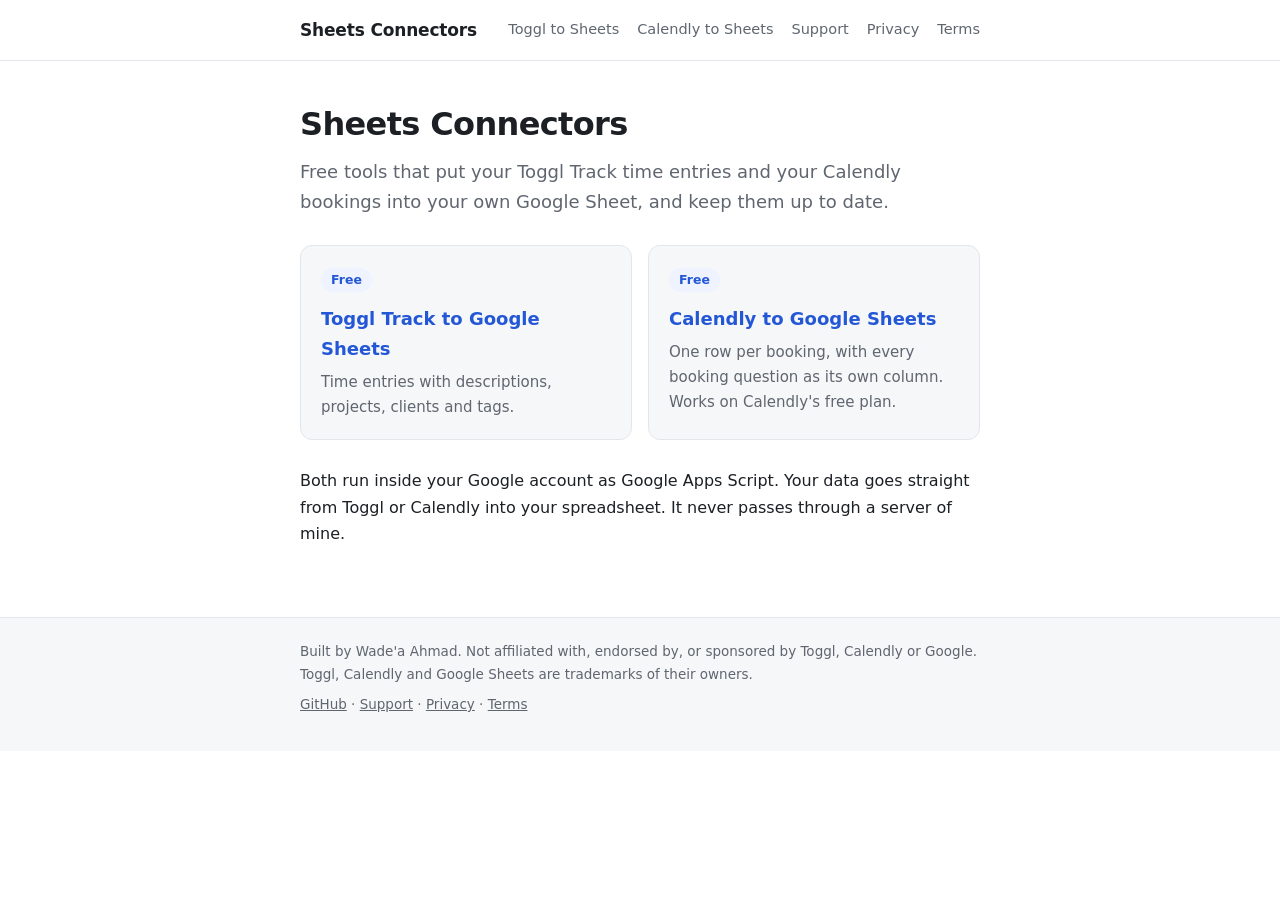
<file: docs/index.html>
<!doctype html><html lang="en"><head><meta charset="utf-8"><meta name="viewport" content="width=device-width,initial-scale=1"><title>Sheets Connectors: Toggl Track and Calendly to Google Sheets</title><meta name="description" content="Sheets Connectors: Toggl Track and Calendly to Google Sheets"><link rel="stylesheet" href="style.css"></head><body><header class="site"><div class="wrap"><a class="brand" href="index.html">Sheets Connectors</a><nav class="top"><a href="toggl.html">Toggl to Sheets</a><a href="calendly.html">Calendly to Sheets</a><a href="support.html">Support</a><a href="privacy.html">Privacy</a><a href="terms.html">Terms</a></nav></div></header><main><div class="wrap"><h1>Sheets Connectors</h1><p class="lead">Free tools that put your Toggl Track time entries and your Calendly bookings into your own Google Sheet, and keep them up to date.</p>
<div class="cards"><a class="card" href="toggl.html"><span class="tag">Free</span><h3>Toggl Track to Google Sheets</h3><p>Time entries with descriptions, projects, clients and tags.</p></a><a class="card" href="calendly.html"><span class="tag">Free</span><h3>Calendly to Google Sheets</h3><p>One row per booking, with every booking question as its own column. Works on Calendly's free plan.</p></a></div>
<p>Both run inside your Google account as Google Apps Script. Your data goes straight from Toggl or Calendly into your spreadsheet. It never passes through a server of mine.</p></div></main><footer class="site"><div class="wrap"><p>Built by Wade'a Ahmad. Not affiliated with, endorsed by, or sponsored by Toggl, Calendly or Google. Toggl, Calendly and Google Sheets are trademarks of their owners.</p><p><a href="https://github.com/woa2013-cpu/sheets-connectors">GitHub</a> &middot; <a href="support.html">Support</a> &middot; <a href="privacy.html">Privacy</a> &middot; <a href="terms.html">Terms</a></p></div></footer></body></html>
</file>
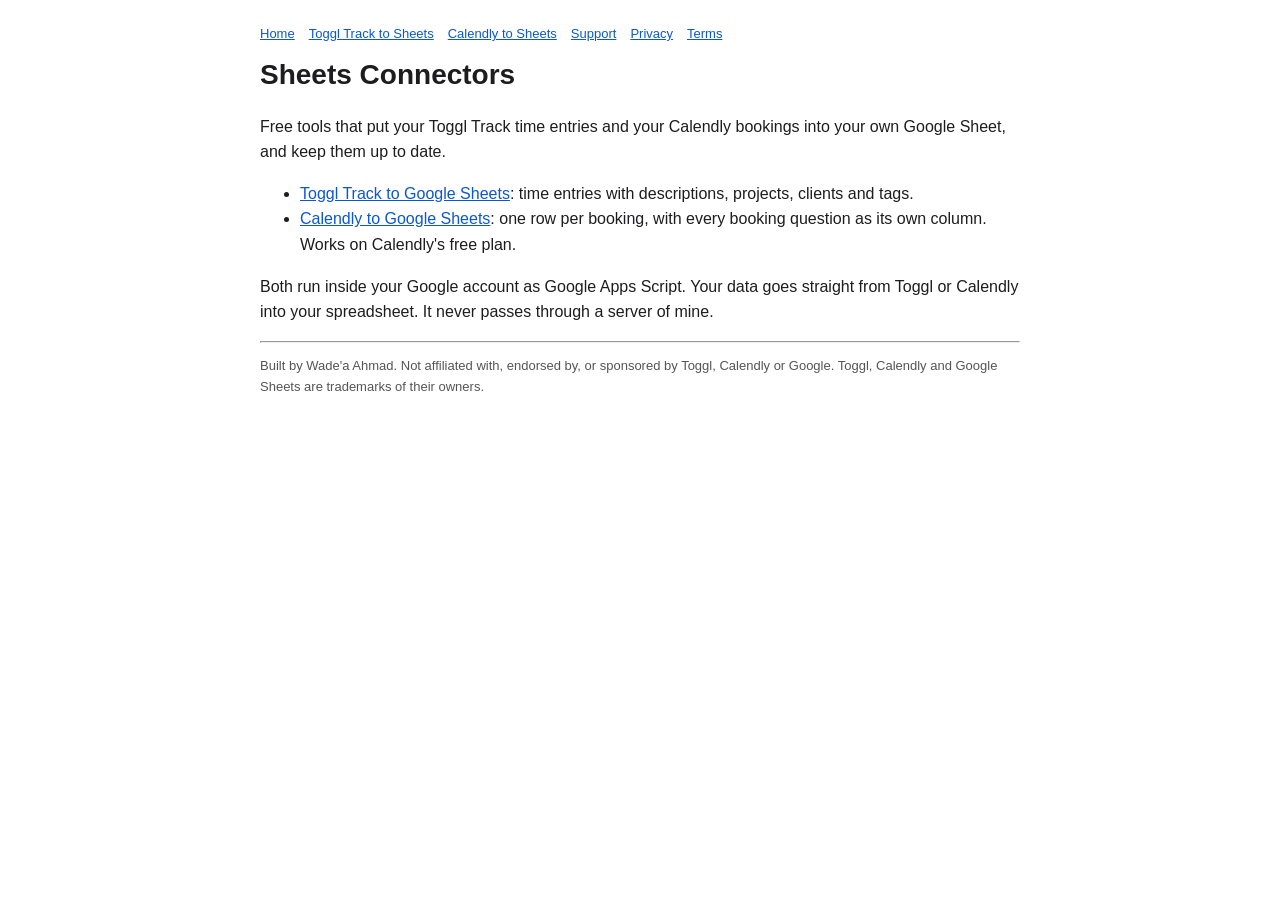
<file: sheets-connectors/docs/index.html>
<!doctype html><html lang="en"><head><meta charset="utf-8"><meta name="viewport" content="width=device-width,initial-scale=1">
<title>Sheets Connectors: Toggl Track and Calendly to Google Sheets</title><meta name="description" content="Sheets Connectors: Toggl Track and Calendly to Google Sheets"><style>body{font-family:Arial,Helvetica,sans-serif;max-width:760px;margin:0 auto;padding:24px 16px;line-height:1.6;color:#1d1d1f;background:#fff}
h1{font-size:28px;margin:8px 0 4px}h2{font-size:20px;margin-top:28px}code,pre{background:#f3f4f6;border-radius:6px}code{padding:1px 5px}
pre{padding:12px;overflow-x:auto}a{color:#0b57d0}.note{background:#f6f8fa;border-left:4px solid #0b57d0;padding:10px 14px;margin:16px 0}
.small{font-size:13px;color:#555}nav a{margin-right:14px}ol li{margin-bottom:6px}</style></head><body>
<nav class="small"><a href="index.html">Home</a><a href="toggl.html">Toggl Track to Sheets</a><a href="calendly.html">Calendly to Sheets</a><a href="support.html">Support</a><a href="privacy.html">Privacy</a><a href="terms.html">Terms</a></nav>

<h1>Sheets Connectors</h1>
<p>Free tools that put your Toggl Track time entries and your Calendly bookings into your own Google Sheet, and keep them up to date.</p>
<ul><li><a href="toggl.html">Toggl Track to Google Sheets</a>: time entries with descriptions, projects, clients and tags.</li>
<li><a href="calendly.html">Calendly to Google Sheets</a>: one row per booking, with every booking question as its own column. Works on Calendly's free plan.</li></ul>
<p>Both run inside your Google account as Google Apps Script. Your data goes straight from Toggl or Calendly into your spreadsheet. It never passes through a server of mine.</p>
<hr><p class="small">Built by Wade'a Ahmad. Not affiliated with, endorsed by, or sponsored by Toggl, Calendly or Google. Toggl, Calendly and Google Sheets are trademarks of their owners.</p>
</body></html>
</file>
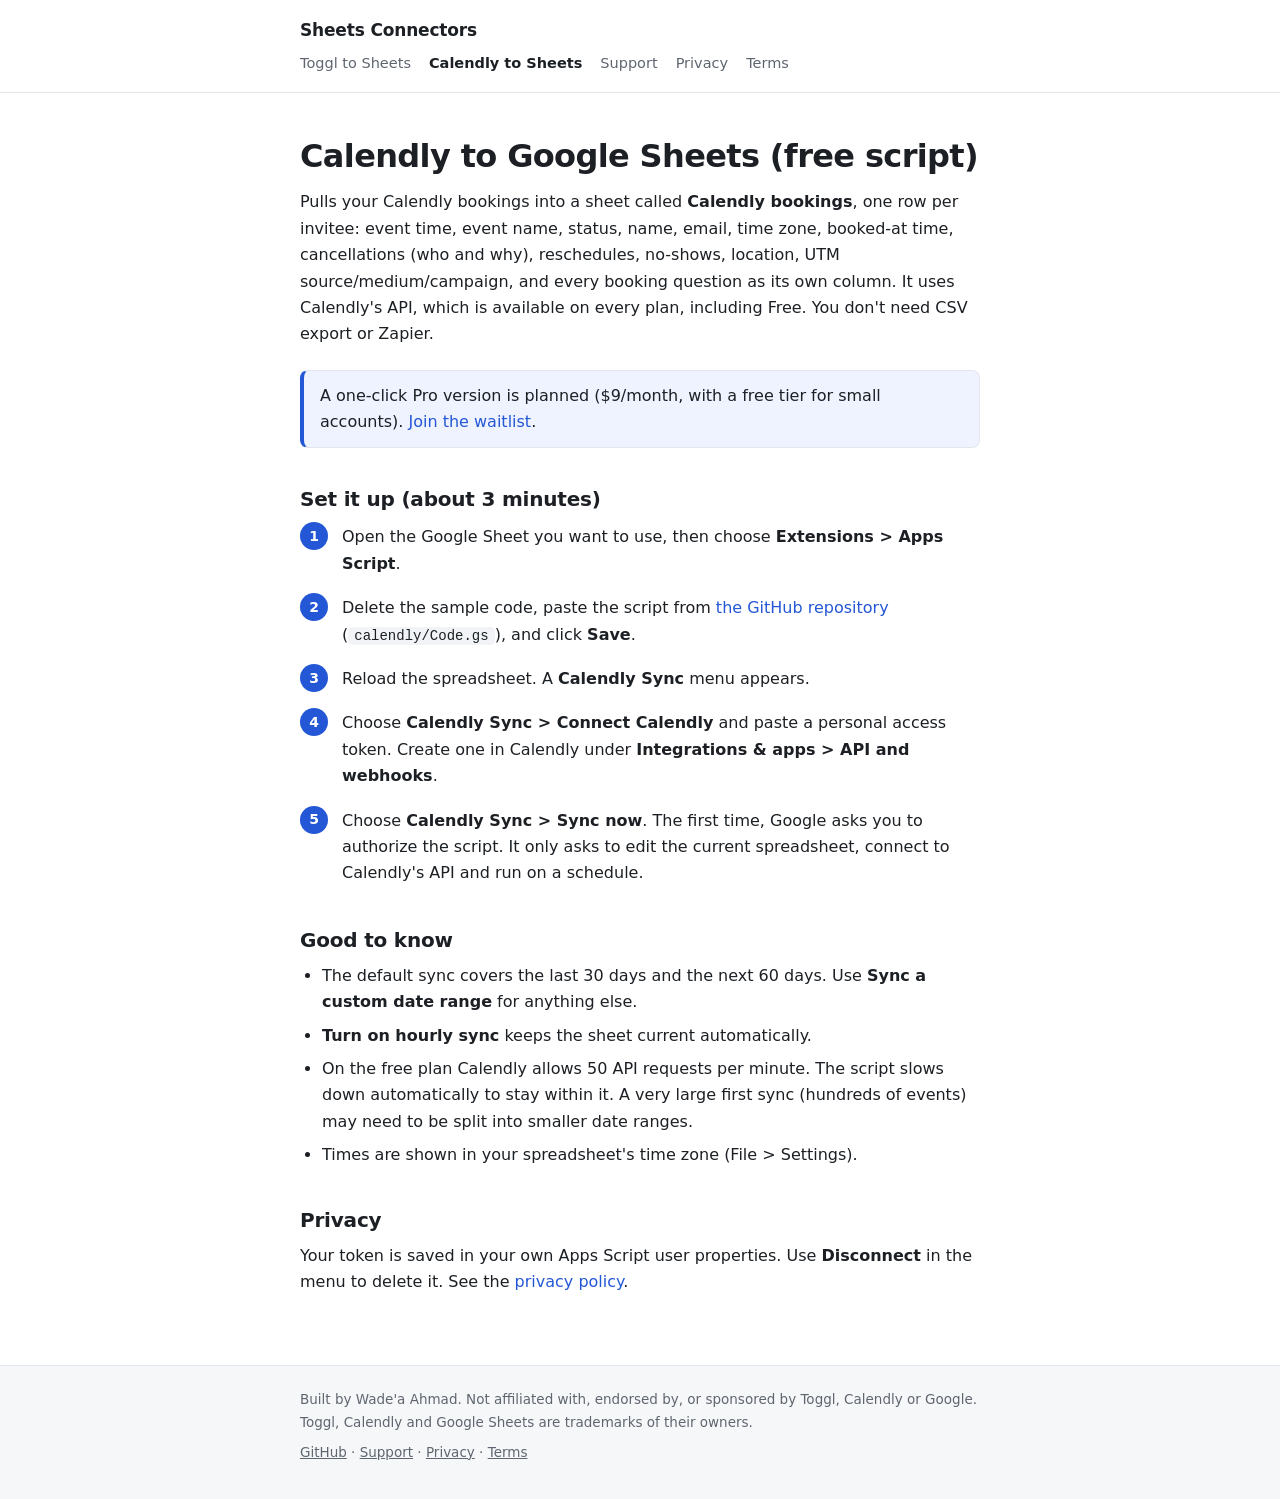
<file: docs/calendly.html>
<!doctype html><html lang="en"><head><meta charset="utf-8"><meta name="viewport" content="width=device-width,initial-scale=1"><title>Calendly to Google Sheets: free script (works on the free plan)</title><meta name="description" content="Calendly to Google Sheets: free script (works on the free plan)"><link rel="stylesheet" href="style.css"></head><body><header class="site"><div class="wrap"><a class="brand" href="index.html">Sheets Connectors</a><nav class="top"><a href="toggl.html">Toggl to Sheets</a><a href="calendly.html" aria-current="page">Calendly to Sheets</a><a href="support.html">Support</a><a href="privacy.html">Privacy</a><a href="terms.html">Terms</a></nav></div></header><main><div class="wrap"><h1>Calendly to Google Sheets (free script)</h1>
<p>Pulls your Calendly bookings into a sheet called <b>Calendly bookings</b>, one row per invitee: event time, event name, status, name, email, time zone, booked-at time, cancellations (who and why), reschedules, no-shows, location, UTM source/medium/campaign, and every booking question as its own column. It uses Calendly's API, which is available on every plan, including Free. You don't need CSV export or Zapier.</p>
<div class="note">A one-click Pro version is planned ($9/month, with a free tier for small accounts). <a href="https://tally.so/r/7Xq1W9">Join the waitlist</a>.</div>
<h2>Set it up (about 3 minutes)</h2>
<ol class="steps">
<li>Open the Google Sheet you want to use, then choose <b>Extensions &gt; Apps Script</b>.</li>
<li>Delete the sample code, paste the script from <a href="https://github.com/woa2013-cpu/sheets-connectors">the GitHub repository</a> (<code>calendly/Code.gs</code>), and click <b>Save</b>.</li>
<li>Reload the spreadsheet. A <b>Calendly Sync</b> menu appears.</li>
<li>Choose <b>Calendly Sync &gt; Connect Calendly</b> and paste a personal access token. Create one in Calendly under <b>Integrations &amp; apps &gt; API and webhooks</b>.</li>
<li>Choose <b>Calendly Sync &gt; Sync now</b>. The first time, Google asks you to authorize the script. It only asks to edit the current spreadsheet, connect to Calendly's API and run on a schedule.</li>
</ol>
<h2>Good to know</h2><ul><li>The default sync covers the last 30 days and the next 60 days. Use <b>Sync a custom date range</b> for anything else.</li>
<li><b>Turn on hourly sync</b> keeps the sheet current automatically.</li>
<li>On the free plan Calendly allows 50 API requests per minute. The script slows down automatically to stay within it. A very large first sync (hundreds of events) may need to be split into smaller date ranges.</li>
<li>Times are shown in your spreadsheet's time zone (File &gt; Settings).</li></ul>
<h2>Privacy</h2>
<p>Your token is saved in your own Apps Script user properties. Use <b>Disconnect</b> in the menu to delete it. See the <a href="privacy.html">privacy policy</a>.</p></div></main><footer class="site"><div class="wrap"><p>Built by Wade'a Ahmad. Not affiliated with, endorsed by, or sponsored by Toggl, Calendly or Google. Toggl, Calendly and Google Sheets are trademarks of their owners.</p><p><a href="https://github.com/woa2013-cpu/sheets-connectors">GitHub</a> &middot; <a href="support.html">Support</a> &middot; <a href="privacy.html">Privacy</a> &middot; <a href="terms.html">Terms</a></p></div></footer></body></html>
</file>
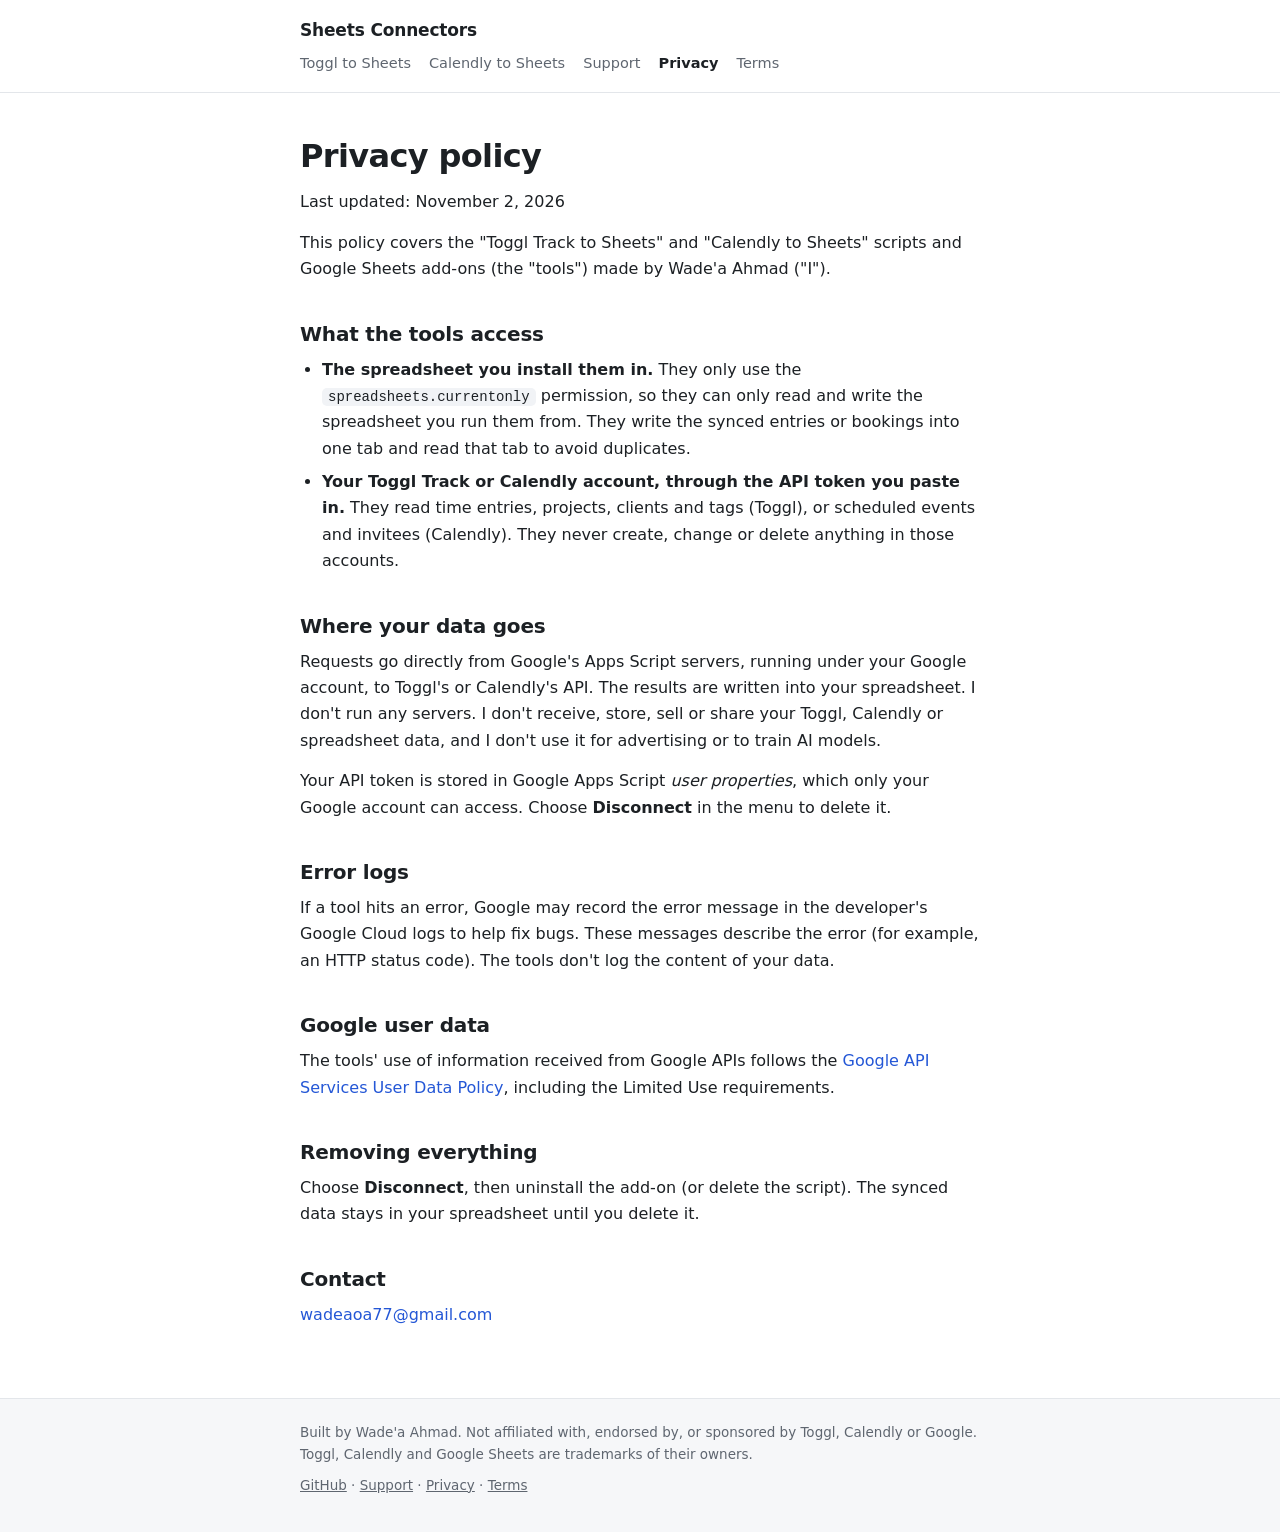
<file: docs/privacy.html>
<!doctype html><html lang="en"><head><meta charset="utf-8"><meta name="viewport" content="width=device-width,initial-scale=1"><title>Privacy policy: Sheets Connectors</title><meta name="description" content="Privacy policy: Sheets Connectors"><link rel="stylesheet" href="style.css"></head><body><header class="site"><div class="wrap"><a class="brand" href="index.html">Sheets Connectors</a><nav class="top"><a href="toggl.html">Toggl to Sheets</a><a href="calendly.html">Calendly to Sheets</a><a href="support.html">Support</a><a href="privacy.html" aria-current="page">Privacy</a><a href="terms.html">Terms</a></nav></div></header><main><div class="wrap"><h1>Privacy policy</h1><p class="small">Last updated: November 2, 2026</p>
<p>This policy covers the "Toggl Track to Sheets" and "Calendly to Sheets" scripts and Google Sheets add-ons (the "tools") made by Wade'a Ahmad ("I").</p>
<h2>What the tools access</h2>
<ul><li><b>The spreadsheet you install them in.</b> They only use the <code>spreadsheets.currentonly</code> permission, so they can only read and write the spreadsheet you run them from. They write the synced entries or bookings into one tab and read that tab to avoid duplicates.</li>
<li><b>Your Toggl Track or Calendly account, through the API token you paste in.</b> They read time entries, projects, clients and tags (Toggl), or scheduled events and invitees (Calendly). They never create, change or delete anything in those accounts.</li></ul>
<h2>Where your data goes</h2>
<p>Requests go directly from Google's Apps Script servers, running under your Google account, to Toggl's or Calendly's API. The results are written into your spreadsheet. I don't run any servers. I don't receive, store, sell or share your Toggl, Calendly or spreadsheet data, and I don't use it for advertising or to train AI models.</p>
<p>Your API token is stored in Google Apps Script <i>user properties</i>, which only your Google account can access. Choose <b>Disconnect</b> in the menu to delete it.</p>
<h2>Error logs</h2>
<p>If a tool hits an error, Google may record the error message in the developer's Google Cloud logs to help fix bugs. These messages describe the error (for example, an HTTP status code). The tools don't log the content of your data.</p>
<h2>Google user data</h2>
<p>The tools' use of information received from Google APIs follows the <a href="https://developers.google.com/terms/api-services-user-data-policy">Google API Services User Data Policy</a>, including the Limited Use requirements.</p>
<h2>Removing everything</h2>
<p>Choose <b>Disconnect</b>, then uninstall the add-on (or delete the script). The synced data stays in your spreadsheet until you delete it.</p>
<h2>Contact</h2><p><a href="mailto:wadeaoa77@gmail.com">wadeaoa77@gmail.com</a></p></div></main><footer class="site"><div class="wrap"><p>Built by Wade'a Ahmad. Not affiliated with, endorsed by, or sponsored by Toggl, Calendly or Google. Toggl, Calendly and Google Sheets are trademarks of their owners.</p><p><a href="https://github.com/woa2013-cpu/sheets-connectors">GitHub</a> &middot; <a href="support.html">Support</a> &middot; <a href="privacy.html">Privacy</a> &middot; <a href="terms.html">Terms</a></p></div></footer></body></html>
</file>
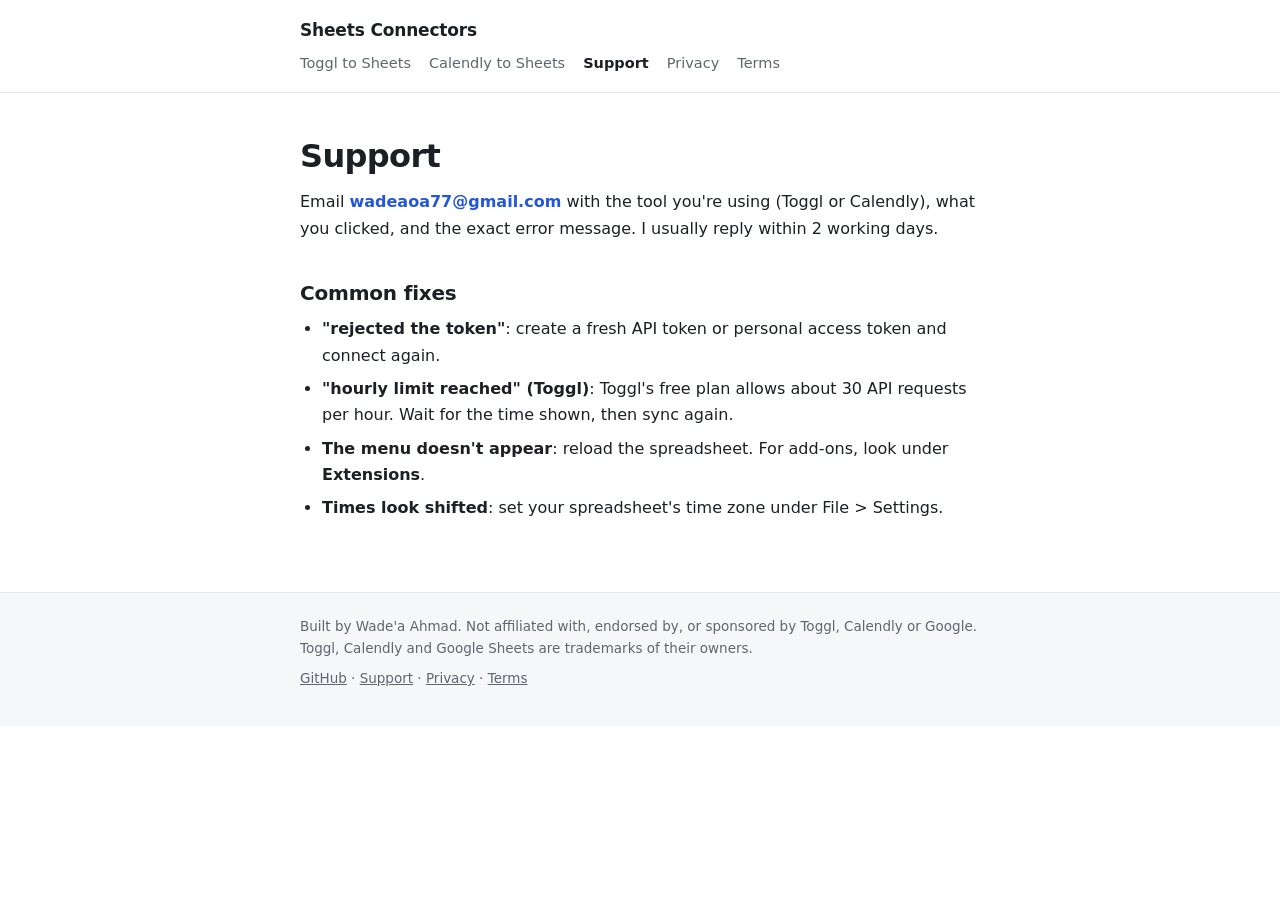
<file: docs/support.html>
<!doctype html><html lang="en"><head><meta charset="utf-8"><meta name="viewport" content="width=device-width,initial-scale=1"><title>Support: Sheets Connectors</title><meta name="description" content="Support: Sheets Connectors"><link rel="stylesheet" href="style.css"></head><body><header class="site"><div class="wrap"><a class="brand" href="index.html">Sheets Connectors</a><nav class="top"><a href="toggl.html">Toggl to Sheets</a><a href="calendly.html">Calendly to Sheets</a><a href="support.html" aria-current="page">Support</a><a href="privacy.html">Privacy</a><a href="terms.html">Terms</a></nav></div></header><main><div class="wrap"><h1>Support</h1>
<p>Email <a href="mailto:wadeaoa77@gmail.com"><b>wadeaoa77@gmail.com</b></a> with the tool you're using (Toggl or Calendly), what you clicked, and the exact error message. I usually reply within 2 working days.</p>
<h2>Common fixes</h2><ul>
<li><b>"rejected the token"</b>: create a fresh API token or personal access token and connect again.</li>
<li><b>"hourly limit reached" (Toggl)</b>: Toggl's free plan allows about 30 API requests per hour. Wait for the time shown, then sync again.</li>
<li><b>The menu doesn't appear</b>: reload the spreadsheet. For add-ons, look under <b>Extensions</b>.</li>
<li><b>Times look shifted</b>: set your spreadsheet's time zone under File &gt; Settings.</li></ul></div></main><footer class="site"><div class="wrap"><p>Built by Wade'a Ahmad. Not affiliated with, endorsed by, or sponsored by Toggl, Calendly or Google. Toggl, Calendly and Google Sheets are trademarks of their owners.</p><p><a href="https://github.com/woa2013-cpu/sheets-connectors">GitHub</a> &middot; <a href="support.html">Support</a> &middot; <a href="privacy.html">Privacy</a> &middot; <a href="terms.html">Terms</a></p></div></footer></body></html>
</file>
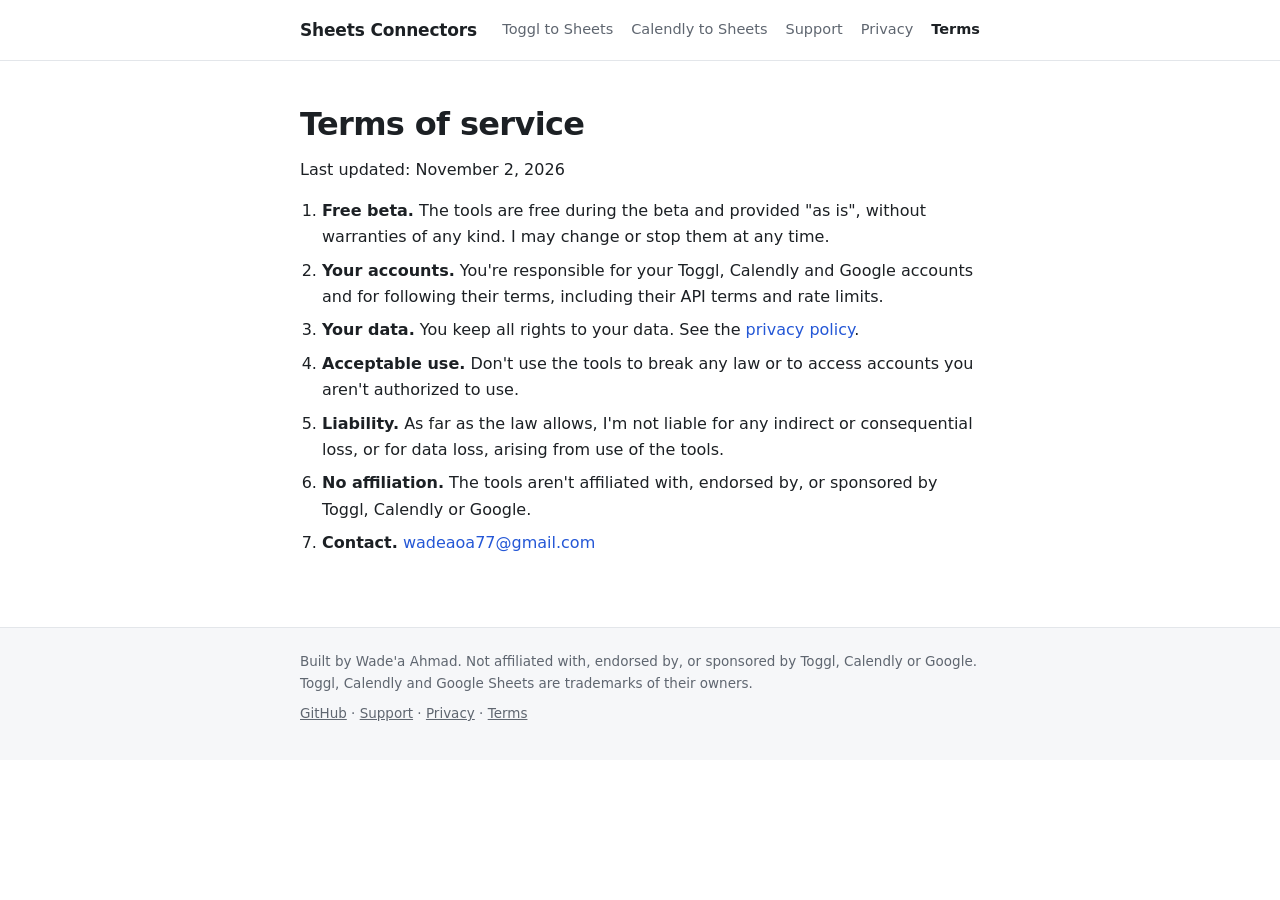
<file: docs/terms.html>
<!doctype html><html lang="en"><head><meta charset="utf-8"><meta name="viewport" content="width=device-width,initial-scale=1"><title>Terms of service: Sheets Connectors</title><meta name="description" content="Terms of service: Sheets Connectors"><link rel="stylesheet" href="style.css"></head><body><header class="site"><div class="wrap"><a class="brand" href="index.html">Sheets Connectors</a><nav class="top"><a href="toggl.html">Toggl to Sheets</a><a href="calendly.html">Calendly to Sheets</a><a href="support.html">Support</a><a href="privacy.html">Privacy</a><a href="terms.html" aria-current="page">Terms</a></nav></div></header><main><div class="wrap"><h1>Terms of service</h1><p class="small">Last updated: November 2, 2026</p>
<ol><li><b>Free beta.</b> The tools are free during the beta and provided "as is", without warranties of any kind. I may change or stop them at any time.</li>
<li><b>Your accounts.</b> You're responsible for your Toggl, Calendly and Google accounts and for following their terms, including their API terms and rate limits.</li>
<li><b>Your data.</b> You keep all rights to your data. See the <a href="privacy.html">privacy policy</a>.</li>
<li><b>Acceptable use.</b> Don't use the tools to break any law or to access accounts you aren't authorized to use.</li>
<li><b>Liability.</b> As far as the law allows, I'm not liable for any indirect or consequential loss, or for data loss, arising from use of the tools.</li>
<li><b>No affiliation.</b> The tools aren't affiliated with, endorsed by, or sponsored by Toggl, Calendly or Google.</li>
<li><b>Contact.</b> <a href="mailto:wadeaoa77@gmail.com">wadeaoa77@gmail.com</a></li></ol></div></main><footer class="site"><div class="wrap"><p>Built by Wade'a Ahmad. Not affiliated with, endorsed by, or sponsored by Toggl, Calendly or Google. Toggl, Calendly and Google Sheets are trademarks of their owners.</p><p><a href="https://github.com/woa2013-cpu/sheets-connectors">GitHub</a> &middot; <a href="support.html">Support</a> &middot; <a href="privacy.html">Privacy</a> &middot; <a href="terms.html">Terms</a></p></div></footer></body></html>
</file>
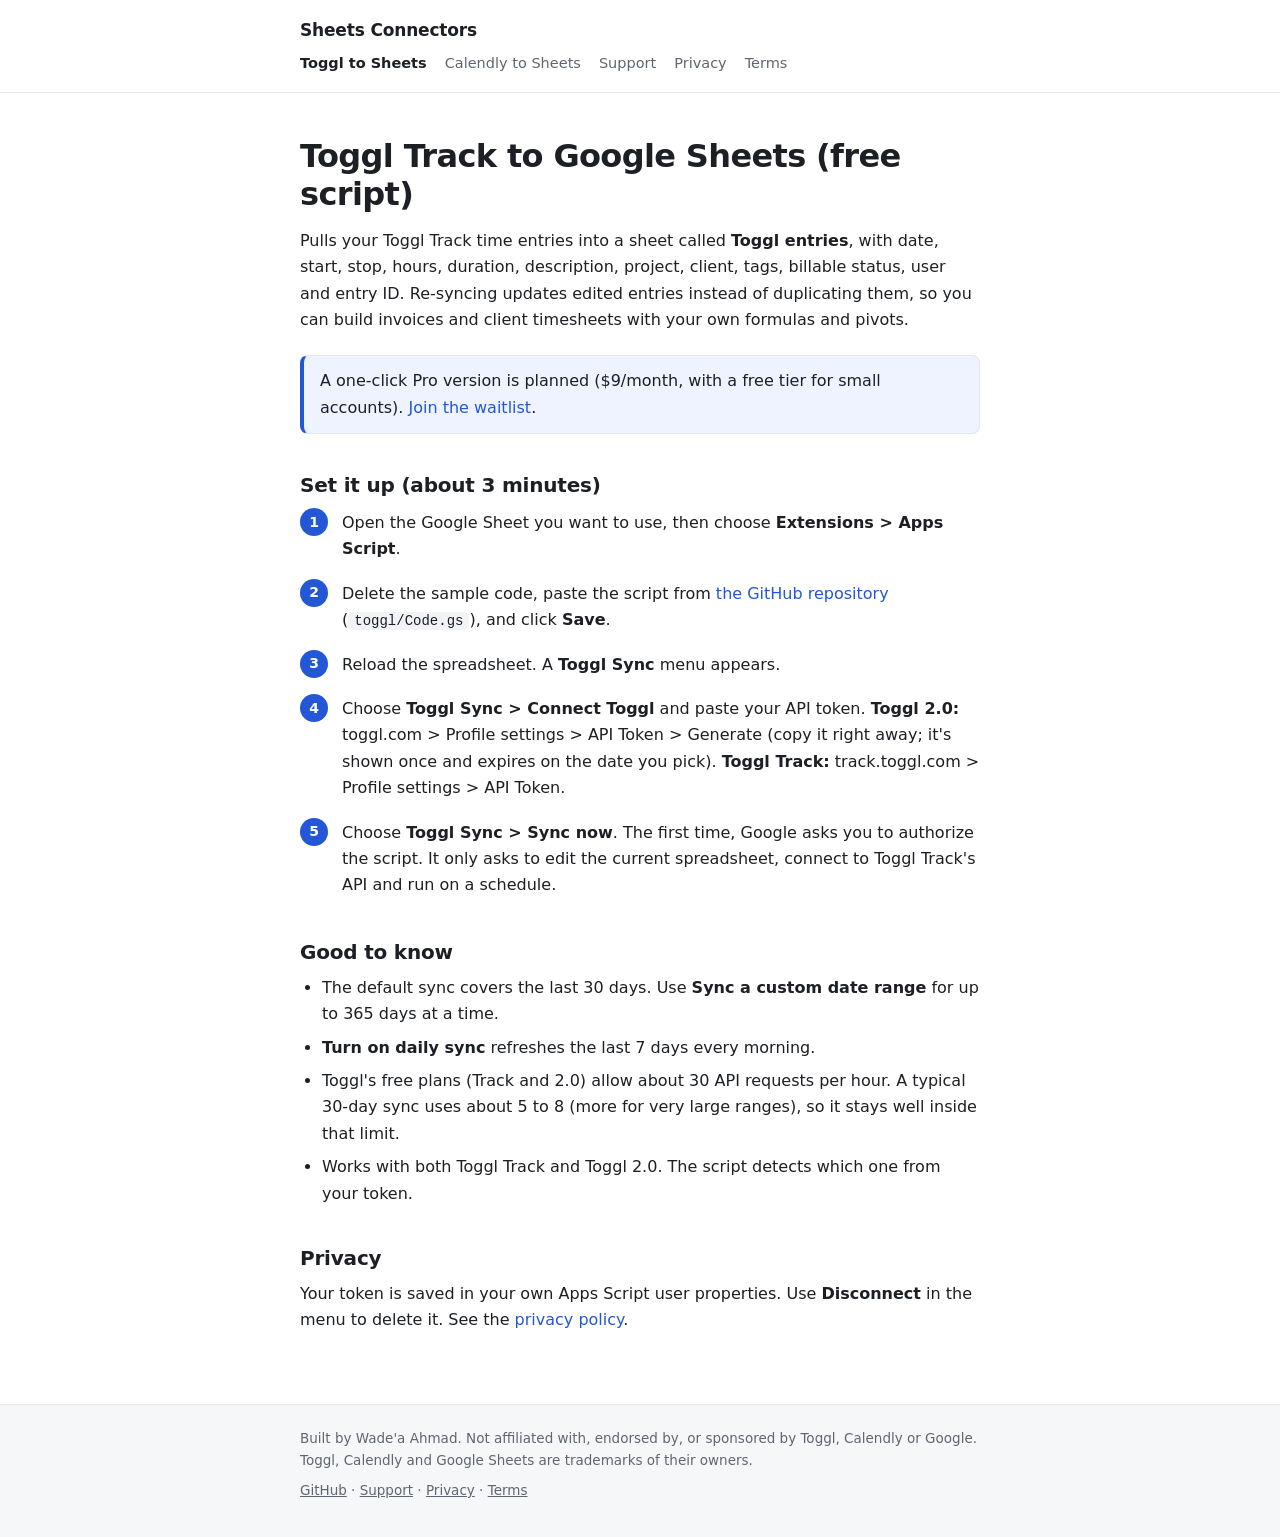
<file: docs/toggl.html>
<!doctype html><html lang="en"><head><meta charset="utf-8"><meta name="viewport" content="width=device-width,initial-scale=1"><title>Toggl Track to Google Sheets: free script</title><meta name="description" content="Toggl Track to Google Sheets: free script"><link rel="stylesheet" href="style.css"></head><body><header class="site"><div class="wrap"><a class="brand" href="index.html">Sheets Connectors</a><nav class="top"><a href="toggl.html" aria-current="page">Toggl to Sheets</a><a href="calendly.html">Calendly to Sheets</a><a href="support.html">Support</a><a href="privacy.html">Privacy</a><a href="terms.html">Terms</a></nav></div></header><main><div class="wrap"><h1>Toggl Track to Google Sheets (free script)</h1>
<p>Pulls your Toggl Track time entries into a sheet called <b>Toggl entries</b>, with date, start, stop, hours, duration, description, project, client, tags, billable status, user and entry ID. Re-syncing updates edited entries instead of duplicating them, so you can build invoices and client timesheets with your own formulas and pivots.</p>
<div class="note">A one-click Pro version is planned ($9/month, with a free tier for small accounts). <a href="https://tally.so/r/jeZ5M9">Join the waitlist</a>.</div>
<h2>Set it up (about 3 minutes)</h2>
<ol class="steps">
<li>Open the Google Sheet you want to use, then choose <b>Extensions &gt; Apps Script</b>.</li>
<li>Delete the sample code, paste the script from <a href="https://github.com/woa2013-cpu/sheets-connectors">the GitHub repository</a> (<code>toggl/Code.gs</code>), and click <b>Save</b>.</li>
<li>Reload the spreadsheet. A <b>Toggl Sync</b> menu appears.</li>
<li>Choose <b>Toggl Sync &gt; Connect Toggl</b> and paste your API token. <b>Toggl 2.0:</b> toggl.com &gt; Profile settings &gt; API Token &gt; Generate (copy it right away; it's shown once and expires on the date you pick). <b>Toggl Track:</b> track.toggl.com &gt; Profile settings &gt; API Token.</li>
<li>Choose <b>Toggl Sync &gt; Sync now</b>. The first time, Google asks you to authorize the script. It only asks to edit the current spreadsheet, connect to Toggl Track's API and run on a schedule.</li>
</ol>
<h2>Good to know</h2><ul><li>The default sync covers the last 30 days. Use <b>Sync a custom date range</b> for up to 365 days at a time.</li>
<li><b>Turn on daily sync</b> refreshes the last 7 days every morning.</li>
<li>Toggl's free plans (Track and 2.0) allow about 30 API requests per hour. A typical 30-day sync uses about 5 to 8 (more for very large ranges), so it stays well inside that limit.</li>
<li>Works with both Toggl Track and Toggl 2.0. The script detects which one from your token.</li></ul>
<h2>Privacy</h2>
<p>Your token is saved in your own Apps Script user properties. Use <b>Disconnect</b> in the menu to delete it. See the <a href="privacy.html">privacy policy</a>.</p></div></main><footer class="site"><div class="wrap"><p>Built by Wade'a Ahmad. Not affiliated with, endorsed by, or sponsored by Toggl, Calendly or Google. Toggl, Calendly and Google Sheets are trademarks of their owners.</p><p><a href="https://github.com/woa2013-cpu/sheets-connectors">GitHub</a> &middot; <a href="support.html">Support</a> &middot; <a href="privacy.html">Privacy</a> &middot; <a href="terms.html">Terms</a></p></div></footer></body></html>
</file>
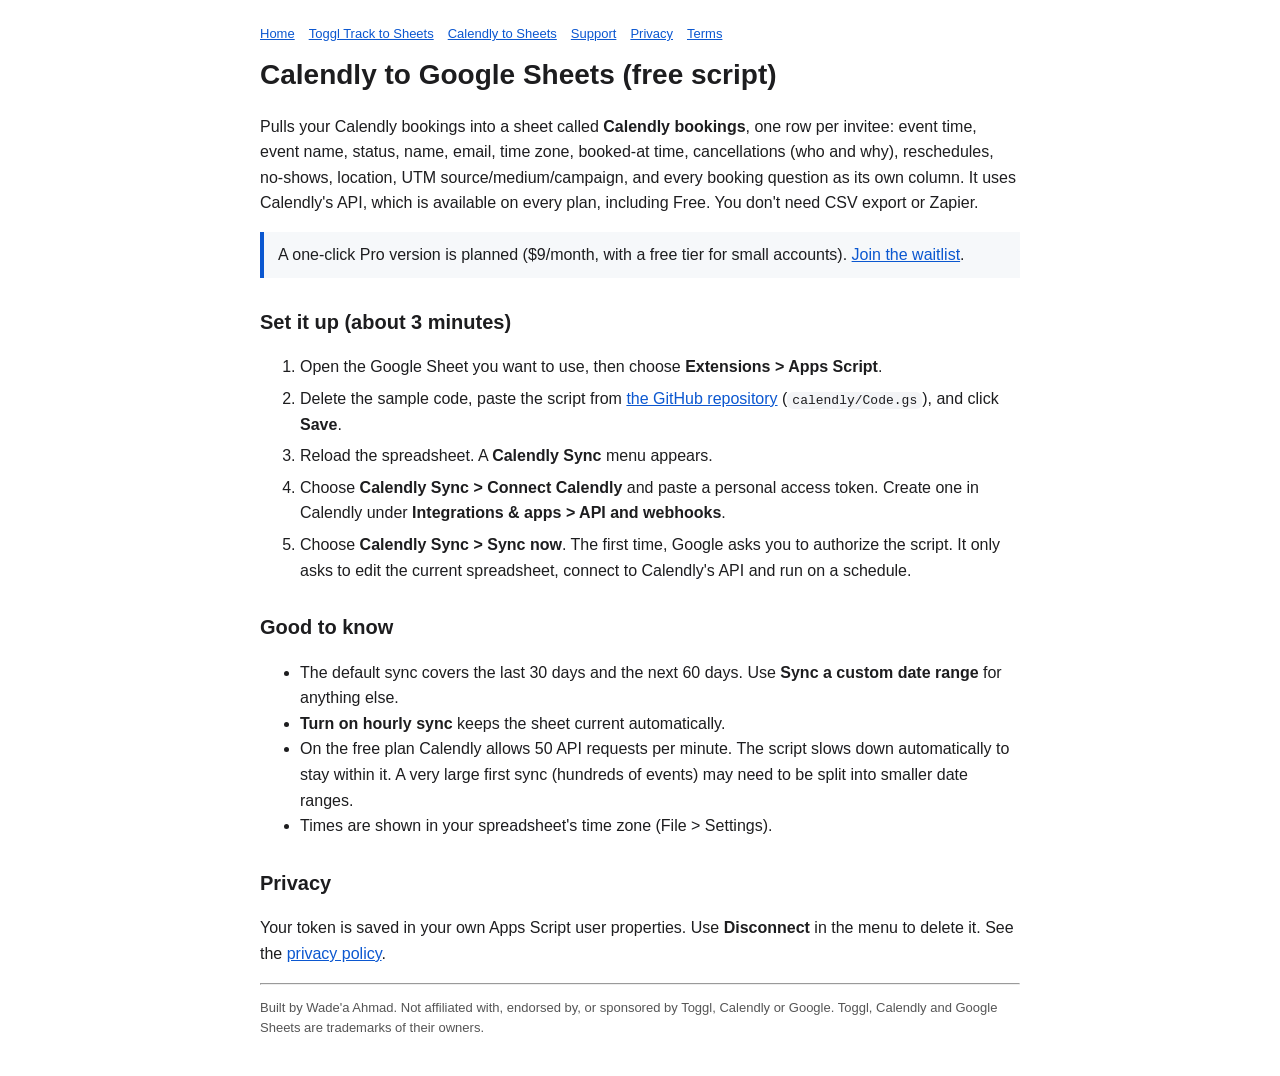
<file: sheets-connectors/docs/calendly.html>
<!doctype html><html lang="en"><head><meta charset="utf-8"><meta name="viewport" content="width=device-width,initial-scale=1">
<title>Calendly to Google Sheets: free script (works on the free plan)</title><meta name="description" content="Calendly to Google Sheets: free script (works on the free plan)"><style>body{font-family:Arial,Helvetica,sans-serif;max-width:760px;margin:0 auto;padding:24px 16px;line-height:1.6;color:#1d1d1f;background:#fff}
h1{font-size:28px;margin:8px 0 4px}h2{font-size:20px;margin-top:28px}code,pre{background:#f3f4f6;border-radius:6px}code{padding:1px 5px}
pre{padding:12px;overflow-x:auto}a{color:#0b57d0}.note{background:#f6f8fa;border-left:4px solid #0b57d0;padding:10px 14px;margin:16px 0}
.small{font-size:13px;color:#555}nav a{margin-right:14px}ol li{margin-bottom:6px}</style></head><body>
<nav class="small"><a href="index.html">Home</a><a href="toggl.html">Toggl Track to Sheets</a><a href="calendly.html">Calendly to Sheets</a><a href="support.html">Support</a><a href="privacy.html">Privacy</a><a href="terms.html">Terms</a></nav>

<h1>Calendly to Google Sheets (free script)</h1>
<p>Pulls your Calendly bookings into a sheet called <b>Calendly bookings</b>, one row per invitee: event time, event name, status, name, email, time zone, booked-at time, cancellations (who and why), reschedules, no-shows, location, UTM source/medium/campaign, and every booking question as its own column. It uses Calendly's API, which is available on every plan, including Free. You don't need CSV export or Zapier.</p>
<div class="note">A one-click Pro version is planned ($9/month, with a free tier for small accounts). <a href="https://tally.so/r/7Xq1W9">Join the waitlist</a>.</div>
<h2>Set it up (about 3 minutes)</h2>
<ol>
<li>Open the Google Sheet you want to use, then choose <b>Extensions &gt; Apps Script</b>.</li>
<li>Delete the sample code, paste the script from <a href="https://github.com/woa2013-cpu/sheets-connectors">the GitHub repository</a> (<code>calendly/Code.gs</code>), and click <b>Save</b>.</li>
<li>Reload the spreadsheet. A <b>Calendly Sync</b> menu appears.</li>
<li>Choose <b>Calendly Sync &gt; Connect Calendly</b> and paste a personal access token. Create one in Calendly under <b>Integrations &amp; apps &gt; API and webhooks</b>.</li>
<li>Choose <b>Calendly Sync &gt; Sync now</b>. The first time, Google asks you to authorize the script. It only asks to edit the current spreadsheet, connect to Calendly's API and run on a schedule.</li>
</ol>
<h2>Good to know</h2><ul><li>The default sync covers the last 30 days and the next 60 days. Use <b>Sync a custom date range</b> for anything else.</li>
<li><b>Turn on hourly sync</b> keeps the sheet current automatically.</li>
<li>On the free plan Calendly allows 50 API requests per minute. The script slows down automatically to stay within it. A very large first sync (hundreds of events) may need to be split into smaller date ranges.</li>
<li>Times are shown in your spreadsheet's time zone (File &gt; Settings).</li></ul>
<h2>Privacy</h2>
<p>Your token is saved in your own Apps Script user properties. Use <b>Disconnect</b> in the menu to delete it. See the <a href="privacy.html">privacy policy</a>.</p>
<hr><p class="small">Built by Wade'a Ahmad. Not affiliated with, endorsed by, or sponsored by Toggl, Calendly or Google. Toggl, Calendly and Google Sheets are trademarks of their owners.</p>
</body></html>
</file>
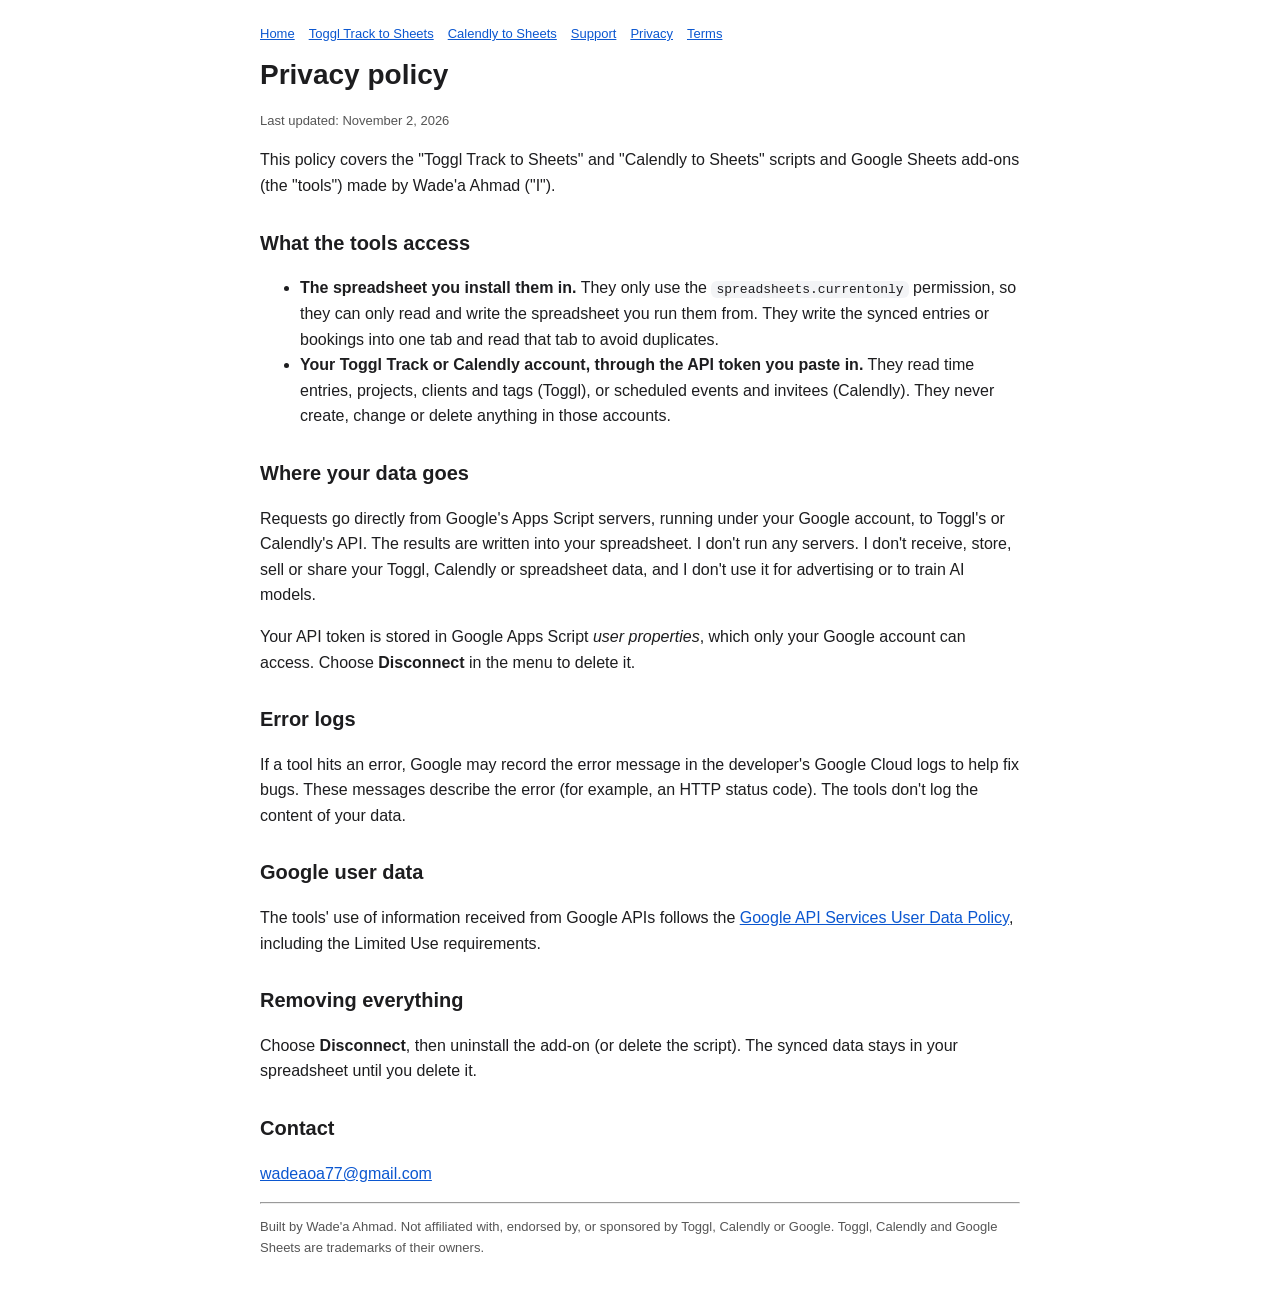
<file: sheets-connectors/docs/privacy.html>
<!doctype html><html lang="en"><head><meta charset="utf-8"><meta name="viewport" content="width=device-width,initial-scale=1">
<title>Privacy policy: Sheets Connectors</title><meta name="description" content="Privacy policy: Sheets Connectors"><style>body{font-family:Arial,Helvetica,sans-serif;max-width:760px;margin:0 auto;padding:24px 16px;line-height:1.6;color:#1d1d1f;background:#fff}
h1{font-size:28px;margin:8px 0 4px}h2{font-size:20px;margin-top:28px}code,pre{background:#f3f4f6;border-radius:6px}code{padding:1px 5px}
pre{padding:12px;overflow-x:auto}a{color:#0b57d0}.note{background:#f6f8fa;border-left:4px solid #0b57d0;padding:10px 14px;margin:16px 0}
.small{font-size:13px;color:#555}nav a{margin-right:14px}ol li{margin-bottom:6px}</style></head><body>
<nav class="small"><a href="index.html">Home</a><a href="toggl.html">Toggl Track to Sheets</a><a href="calendly.html">Calendly to Sheets</a><a href="support.html">Support</a><a href="privacy.html">Privacy</a><a href="terms.html">Terms</a></nav>

<h1>Privacy policy</h1><p class="small">Last updated: November 2, 2026</p>
<p>This policy covers the "Toggl Track to Sheets" and "Calendly to Sheets" scripts and Google Sheets add-ons (the "tools") made by Wade'a Ahmad ("I").</p>
<h2>What the tools access</h2>
<ul><li><b>The spreadsheet you install them in.</b> They only use the <code>spreadsheets.currentonly</code> permission, so they can only read and write the spreadsheet you run them from. They write the synced entries or bookings into one tab and read that tab to avoid duplicates.</li>
<li><b>Your Toggl Track or Calendly account, through the API token you paste in.</b> They read time entries, projects, clients and tags (Toggl), or scheduled events and invitees (Calendly). They never create, change or delete anything in those accounts.</li></ul>
<h2>Where your data goes</h2>
<p>Requests go directly from Google's Apps Script servers, running under your Google account, to Toggl's or Calendly's API. The results are written into your spreadsheet. I don't run any servers. I don't receive, store, sell or share your Toggl, Calendly or spreadsheet data, and I don't use it for advertising or to train AI models.</p>
<p>Your API token is stored in Google Apps Script <i>user properties</i>, which only your Google account can access. Choose <b>Disconnect</b> in the menu to delete it.</p>
<h2>Error logs</h2>
<p>If a tool hits an error, Google may record the error message in the developer's Google Cloud logs to help fix bugs. These messages describe the error (for example, an HTTP status code). The tools don't log the content of your data.</p>
<h2>Google user data</h2>
<p>The tools' use of information received from Google APIs follows the <a href="https://developers.google.com/terms/api-services-user-data-policy">Google API Services User Data Policy</a>, including the Limited Use requirements.</p>
<h2>Removing everything</h2>
<p>Choose <b>Disconnect</b>, then uninstall the add-on (or delete the script). The synced data stays in your spreadsheet until you delete it.</p>
<h2>Contact</h2><p><a href="mailto:wadeaoa77@gmail.com">wadeaoa77@gmail.com</a></p>
<hr><p class="small">Built by Wade'a Ahmad. Not affiliated with, endorsed by, or sponsored by Toggl, Calendly or Google. Toggl, Calendly and Google Sheets are trademarks of their owners.</p>
</body></html>
</file>
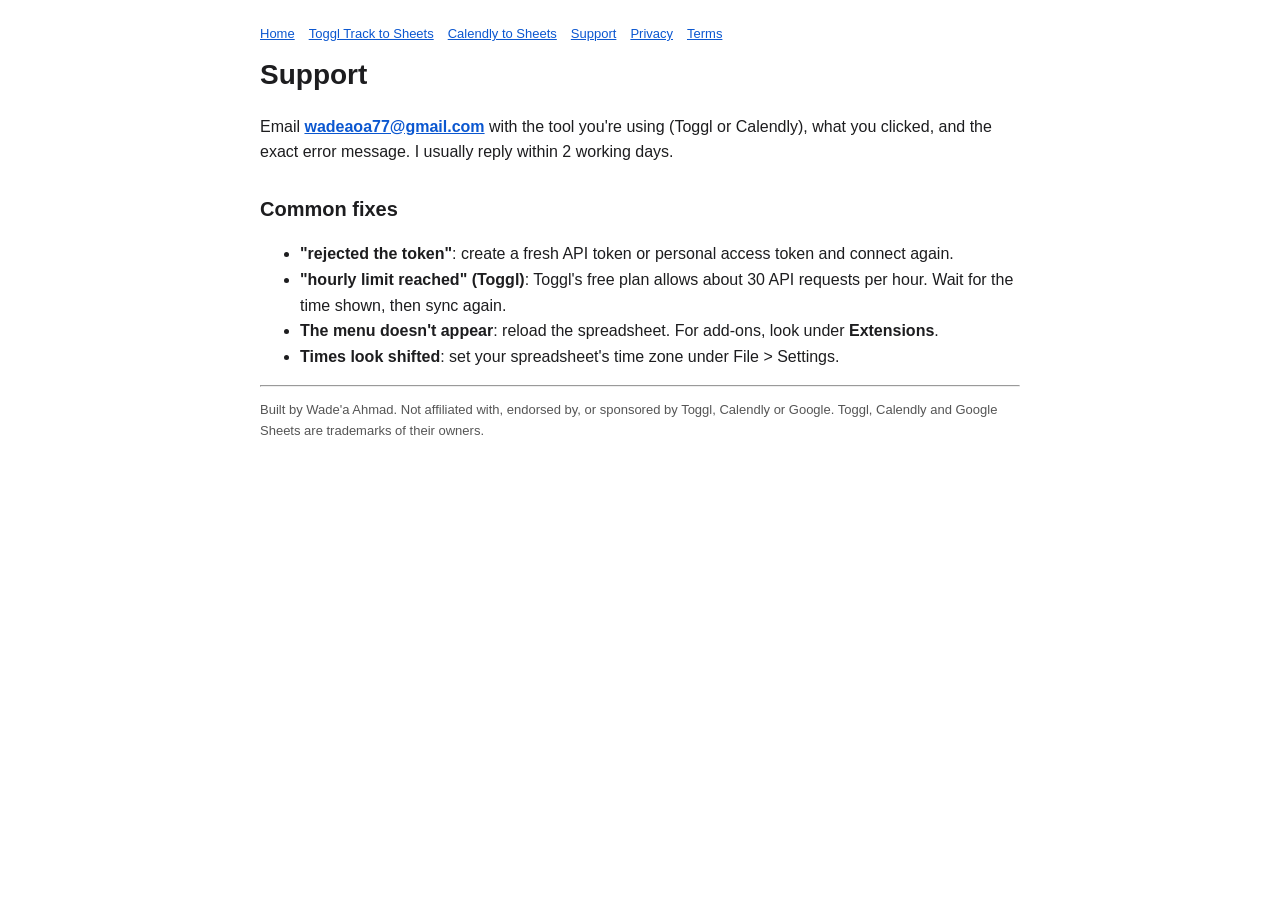
<file: sheets-connectors/docs/support.html>
<!doctype html><html lang="en"><head><meta charset="utf-8"><meta name="viewport" content="width=device-width,initial-scale=1">
<title>Support: Sheets Connectors</title><meta name="description" content="Support: Sheets Connectors"><style>body{font-family:Arial,Helvetica,sans-serif;max-width:760px;margin:0 auto;padding:24px 16px;line-height:1.6;color:#1d1d1f;background:#fff}
h1{font-size:28px;margin:8px 0 4px}h2{font-size:20px;margin-top:28px}code,pre{background:#f3f4f6;border-radius:6px}code{padding:1px 5px}
pre{padding:12px;overflow-x:auto}a{color:#0b57d0}.note{background:#f6f8fa;border-left:4px solid #0b57d0;padding:10px 14px;margin:16px 0}
.small{font-size:13px;color:#555}nav a{margin-right:14px}ol li{margin-bottom:6px}</style></head><body>
<nav class="small"><a href="index.html">Home</a><a href="toggl.html">Toggl Track to Sheets</a><a href="calendly.html">Calendly to Sheets</a><a href="support.html">Support</a><a href="privacy.html">Privacy</a><a href="terms.html">Terms</a></nav>

<h1>Support</h1>
<p>Email <a href="mailto:wadeaoa77@gmail.com"><b>wadeaoa77@gmail.com</b></a> with the tool you're using (Toggl or Calendly), what you clicked, and the exact error message. I usually reply within 2 working days.</p>
<h2>Common fixes</h2><ul>
<li><b>"rejected the token"</b>: create a fresh API token or personal access token and connect again.</li>
<li><b>"hourly limit reached" (Toggl)</b>: Toggl's free plan allows about 30 API requests per hour. Wait for the time shown, then sync again.</li>
<li><b>The menu doesn't appear</b>: reload the spreadsheet. For add-ons, look under <b>Extensions</b>.</li>
<li><b>Times look shifted</b>: set your spreadsheet's time zone under File &gt; Settings.</li></ul>
<hr><p class="small">Built by Wade'a Ahmad. Not affiliated with, endorsed by, or sponsored by Toggl, Calendly or Google. Toggl, Calendly and Google Sheets are trademarks of their owners.</p>
</body></html>
</file>
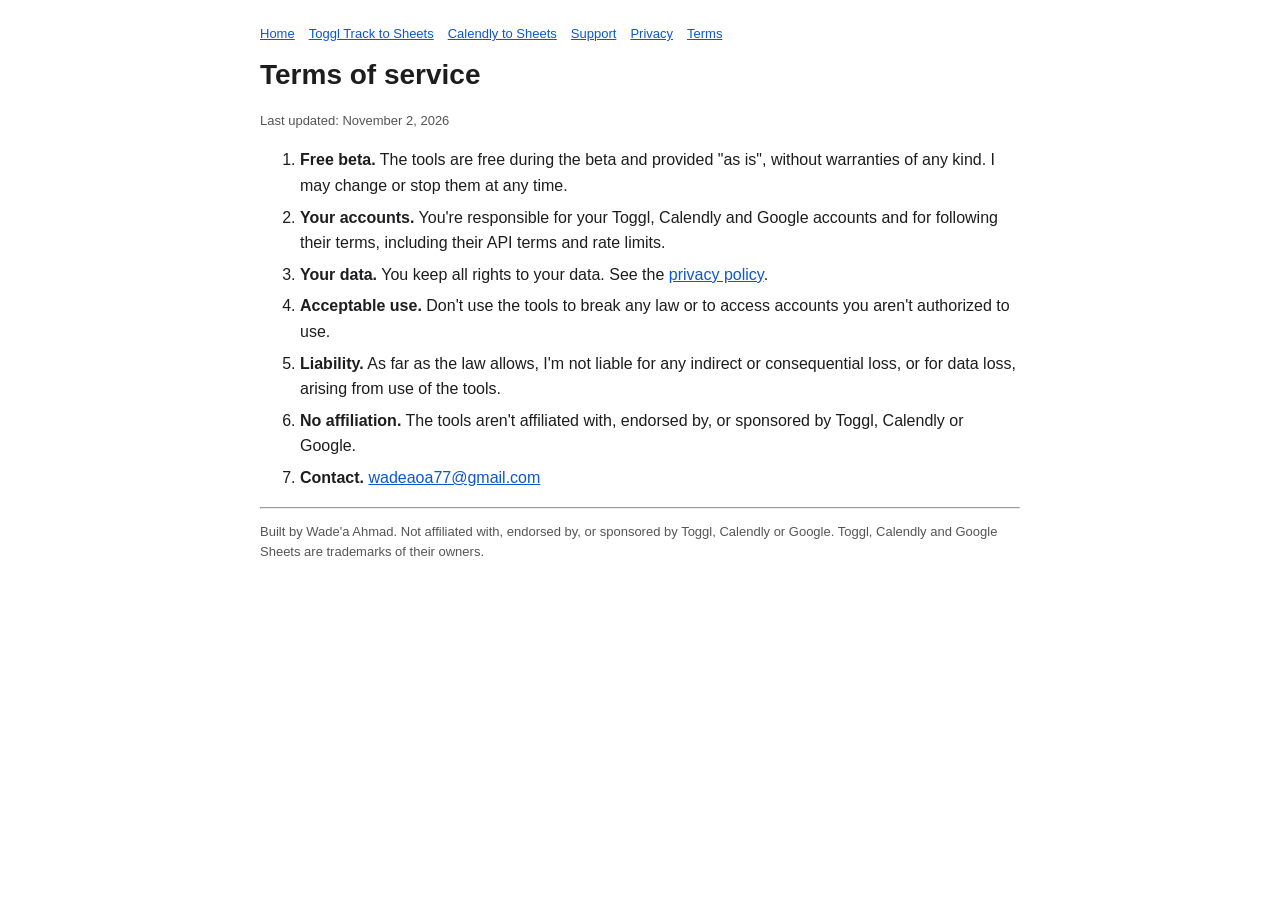
<file: sheets-connectors/docs/terms.html>
<!doctype html><html lang="en"><head><meta charset="utf-8"><meta name="viewport" content="width=device-width,initial-scale=1">
<title>Terms of service: Sheets Connectors</title><meta name="description" content="Terms of service: Sheets Connectors"><style>body{font-family:Arial,Helvetica,sans-serif;max-width:760px;margin:0 auto;padding:24px 16px;line-height:1.6;color:#1d1d1f;background:#fff}
h1{font-size:28px;margin:8px 0 4px}h2{font-size:20px;margin-top:28px}code,pre{background:#f3f4f6;border-radius:6px}code{padding:1px 5px}
pre{padding:12px;overflow-x:auto}a{color:#0b57d0}.note{background:#f6f8fa;border-left:4px solid #0b57d0;padding:10px 14px;margin:16px 0}
.small{font-size:13px;color:#555}nav a{margin-right:14px}ol li{margin-bottom:6px}</style></head><body>
<nav class="small"><a href="index.html">Home</a><a href="toggl.html">Toggl Track to Sheets</a><a href="calendly.html">Calendly to Sheets</a><a href="support.html">Support</a><a href="privacy.html">Privacy</a><a href="terms.html">Terms</a></nav>

<h1>Terms of service</h1><p class="small">Last updated: November 2, 2026</p>
<ol><li><b>Free beta.</b> The tools are free during the beta and provided "as is", without warranties of any kind. I may change or stop them at any time.</li>
<li><b>Your accounts.</b> You're responsible for your Toggl, Calendly and Google accounts and for following their terms, including their API terms and rate limits.</li>
<li><b>Your data.</b> You keep all rights to your data. See the <a href="privacy.html">privacy policy</a>.</li>
<li><b>Acceptable use.</b> Don't use the tools to break any law or to access accounts you aren't authorized to use.</li>
<li><b>Liability.</b> As far as the law allows, I'm not liable for any indirect or consequential loss, or for data loss, arising from use of the tools.</li>
<li><b>No affiliation.</b> The tools aren't affiliated with, endorsed by, or sponsored by Toggl, Calendly or Google.</li>
<li><b>Contact.</b> <a href="mailto:wadeaoa77@gmail.com">wadeaoa77@gmail.com</a></li></ol>
<hr><p class="small">Built by Wade'a Ahmad. Not affiliated with, endorsed by, or sponsored by Toggl, Calendly or Google. Toggl, Calendly and Google Sheets are trademarks of their owners.</p>
</body></html>
</file>
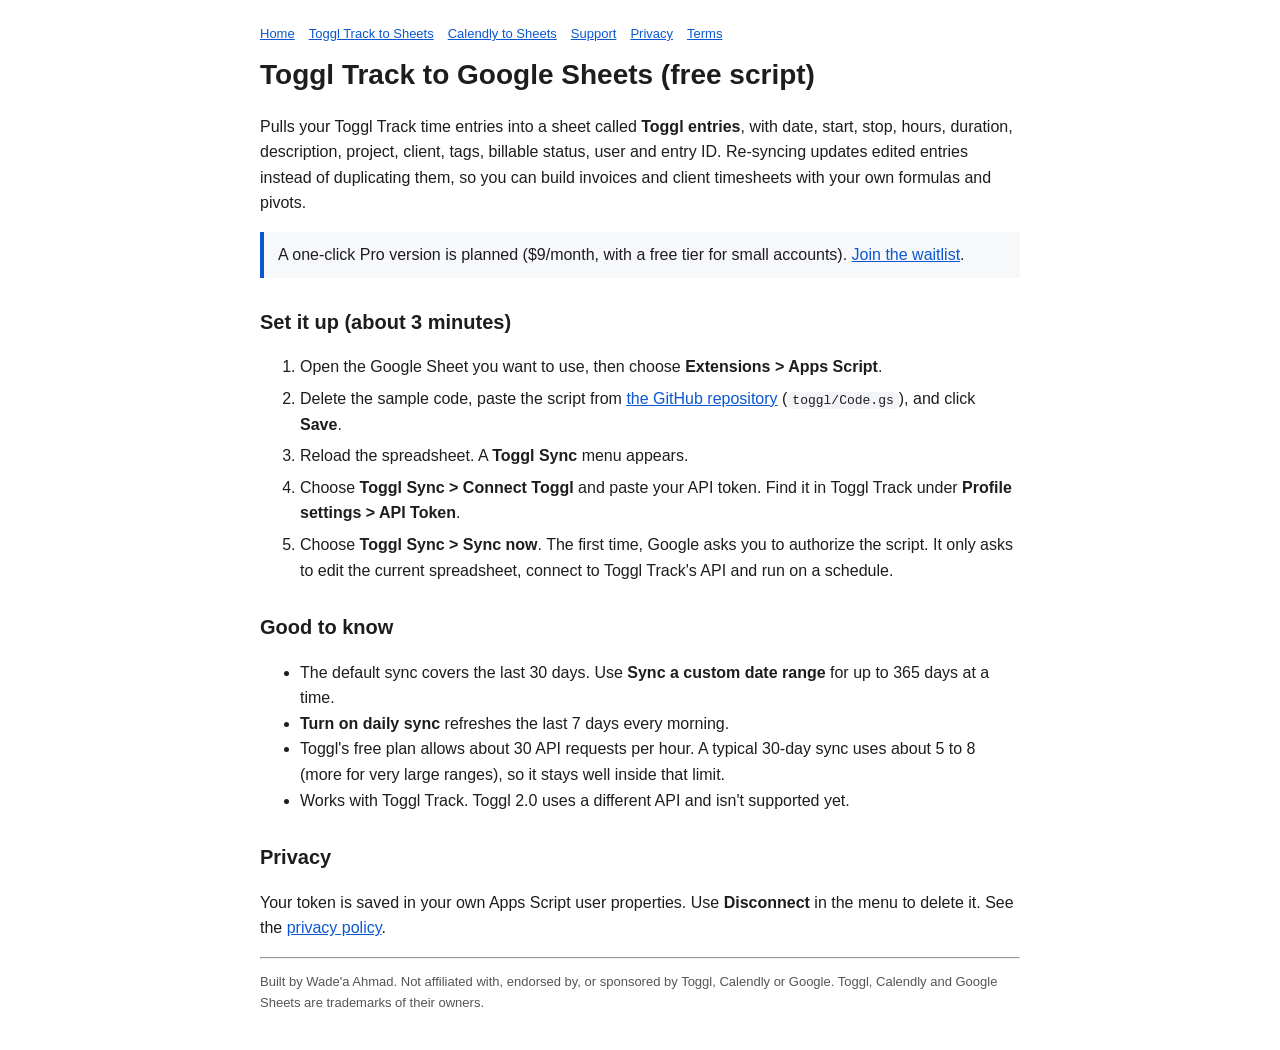
<file: sheets-connectors/docs/toggl.html>
<!doctype html><html lang="en"><head><meta charset="utf-8"><meta name="viewport" content="width=device-width,initial-scale=1">
<title>Toggl Track to Google Sheets: free script</title><meta name="description" content="Toggl Track to Google Sheets: free script"><style>body{font-family:Arial,Helvetica,sans-serif;max-width:760px;margin:0 auto;padding:24px 16px;line-height:1.6;color:#1d1d1f;background:#fff}
h1{font-size:28px;margin:8px 0 4px}h2{font-size:20px;margin-top:28px}code,pre{background:#f3f4f6;border-radius:6px}code{padding:1px 5px}
pre{padding:12px;overflow-x:auto}a{color:#0b57d0}.note{background:#f6f8fa;border-left:4px solid #0b57d0;padding:10px 14px;margin:16px 0}
.small{font-size:13px;color:#555}nav a{margin-right:14px}ol li{margin-bottom:6px}</style></head><body>
<nav class="small"><a href="index.html">Home</a><a href="toggl.html">Toggl Track to Sheets</a><a href="calendly.html">Calendly to Sheets</a><a href="support.html">Support</a><a href="privacy.html">Privacy</a><a href="terms.html">Terms</a></nav>

<h1>Toggl Track to Google Sheets (free script)</h1>
<p>Pulls your Toggl Track time entries into a sheet called <b>Toggl entries</b>, with date, start, stop, hours, duration, description, project, client, tags, billable status, user and entry ID. Re-syncing updates edited entries instead of duplicating them, so you can build invoices and client timesheets with your own formulas and pivots.</p>
<div class="note">A one-click Pro version is planned ($9/month, with a free tier for small accounts). <a href="https://tally.so/r/jeZ5M9">Join the waitlist</a>.</div>
<h2>Set it up (about 3 minutes)</h2>
<ol>
<li>Open the Google Sheet you want to use, then choose <b>Extensions &gt; Apps Script</b>.</li>
<li>Delete the sample code, paste the script from <a href="https://github.com/woa2013-cpu/sheets-connectors">the GitHub repository</a> (<code>toggl/Code.gs</code>), and click <b>Save</b>.</li>
<li>Reload the spreadsheet. A <b>Toggl Sync</b> menu appears.</li>
<li>Choose <b>Toggl Sync &gt; Connect Toggl</b> and paste your API token. Find it in Toggl Track under <b>Profile settings &gt; API Token</b>.</li>
<li>Choose <b>Toggl Sync &gt; Sync now</b>. The first time, Google asks you to authorize the script. It only asks to edit the current spreadsheet, connect to Toggl Track's API and run on a schedule.</li>
</ol>
<h2>Good to know</h2><ul><li>The default sync covers the last 30 days. Use <b>Sync a custom date range</b> for up to 365 days at a time.</li>
<li><b>Turn on daily sync</b> refreshes the last 7 days every morning.</li>
<li>Toggl's free plan allows about 30 API requests per hour. A typical 30-day sync uses about 5 to 8 (more for very large ranges), so it stays well inside that limit.</li>
<li>Works with Toggl Track. Toggl 2.0 uses a different API and isn't supported yet.</li></ul>
<h2>Privacy</h2>
<p>Your token is saved in your own Apps Script user properties. Use <b>Disconnect</b> in the menu to delete it. See the <a href="privacy.html">privacy policy</a>.</p>
<hr><p class="small">Built by Wade'a Ahmad. Not affiliated with, endorsed by, or sponsored by Toggl, Calendly or Google. Toggl, Calendly and Google Sheets are trademarks of their owners.</p>
</body></html>
</file>
<file: docs/style.css>
:root{--bg:#fff;--bg-soft:#f6f7f9;--text:#1c2024;--muted:#5f6670;--line:#e3e6ea;--accent:#2457d6;--accent-soft:#eef3ff;--code:#f1f3f6}
@media (prefers-color-scheme:dark){:root{--bg:#14171b;--bg-soft:#1b1f24;--text:#e8eaed;--muted:#9aa2ad;--line:#2b3138;--accent:#7aa2ff;--accent-soft:#1d2433;--code:#22272e}}
*{box-sizing:border-box}
html{-webkit-text-size-adjust:100%}
body{margin:0;background:var(--bg);color:var(--text);font:16px/1.65 system-ui,-apple-system,"Segoe UI",Roboto,Helvetica,Arial,sans-serif}
a{color:var(--accent);text-decoration:none}a:hover{text-decoration:underline}
.wrap{max-width:720px;margin:0 auto;padding:0 20px}
header.site{border-bottom:1px solid var(--line);background:var(--bg)}
header.site .wrap{display:flex;flex-wrap:wrap;align-items:center;justify-content:space-between;gap:8px 24px;padding-top:16px;padding-bottom:16px}
.brand{font-weight:700;font-size:17px;color:var(--text);letter-spacing:-.01em}.brand:hover{text-decoration:none}
nav.top{display:flex;flex-wrap:wrap;gap:4px 18px;font-size:14.5px}
nav.top a{color:var(--muted)}nav.top a:hover,nav.top a[aria-current]{color:var(--text);text-decoration:none}
nav.top a[aria-current]{font-weight:600}
main{padding:44px 0 56px}
h1{font-size:32px;line-height:1.2;letter-spacing:-.02em;margin:0 0 14px}
h2{font-size:20px;line-height:1.3;margin:38px 0 10px;letter-spacing:-.01em}
p{margin:0 0 14px}
.lead{font-size:18px;color:var(--muted);margin-bottom:24px}
ul,ol{padding-left:22px;margin:0 0 14px}li{margin-bottom:7px}
code{background:var(--code);padding:1px 6px;border-radius:5px;font:14px ui-monospace,SFMono-Regular,Menlo,Consolas,monospace}
pre{background:var(--code);padding:14px;border-radius:8px;overflow-x:auto}
.note{background:var(--accent-soft);border:1px solid var(--line);border-left:4px solid var(--accent);border-radius:8px;padding:12px 16px;margin:22px 0}
.note p{margin:0}
ol.steps{list-style:none;counter-reset:s;padding:0}
ol.steps li{counter-increment:s;position:relative;padding:2px 0 2px 42px;margin-bottom:14px}
ol.steps li::before{content:counter(s);position:absolute;left:0;top:0;width:28px;height:28px;border-radius:50%;background:var(--accent);color:var(--bg);font-size:14px;font-weight:600;display:flex;align-items:center;justify-content:center}
.cards{display:grid;grid-template-columns:repeat(auto-fit,minmax(260px,1fr));gap:16px;margin:28px 0}
.card{display:block;border:1px solid var(--line);background:var(--bg-soft);border-radius:12px;padding:20px;color:var(--text)}
.card:hover{text-decoration:none;border-color:var(--accent)}
.card h3{margin:0 0 6px;font-size:18px;color:var(--accent)}
.card p{margin:0;color:var(--muted);font-size:15px}
.tag{display:inline-block;font-size:12.5px;font-weight:600;color:var(--accent);background:var(--accent-soft);border-radius:999px;padding:2px 10px;margin-bottom:12px}
footer.site{border-top:1px solid var(--line);background:var(--bg-soft);color:var(--muted);font-size:13.5px}
footer.site .wrap{padding-top:22px;padding-bottom:28px}
footer.site p{margin:0 0 8px}
footer.site a{color:var(--muted);text-decoration:underline}
@media (max-width:520px){h1{font-size:27px}main{padding-top:32px}}
</file>
